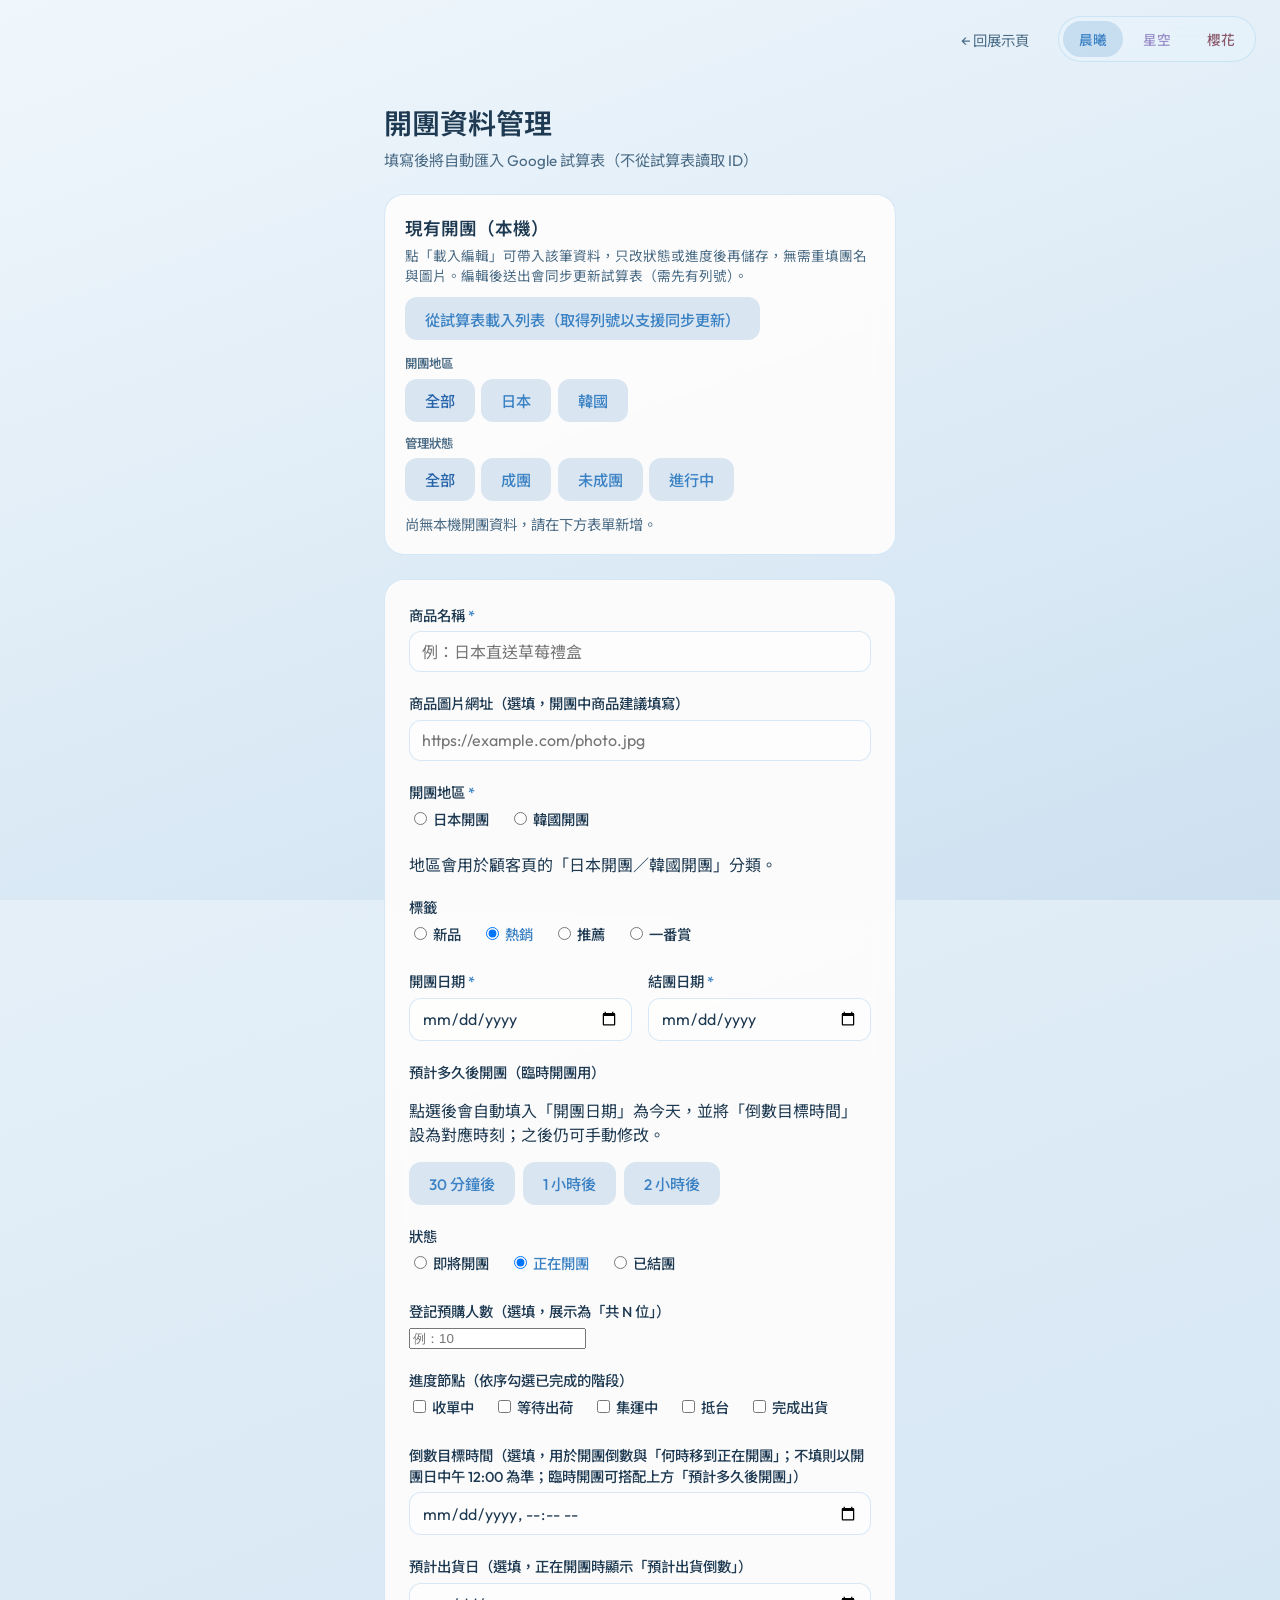
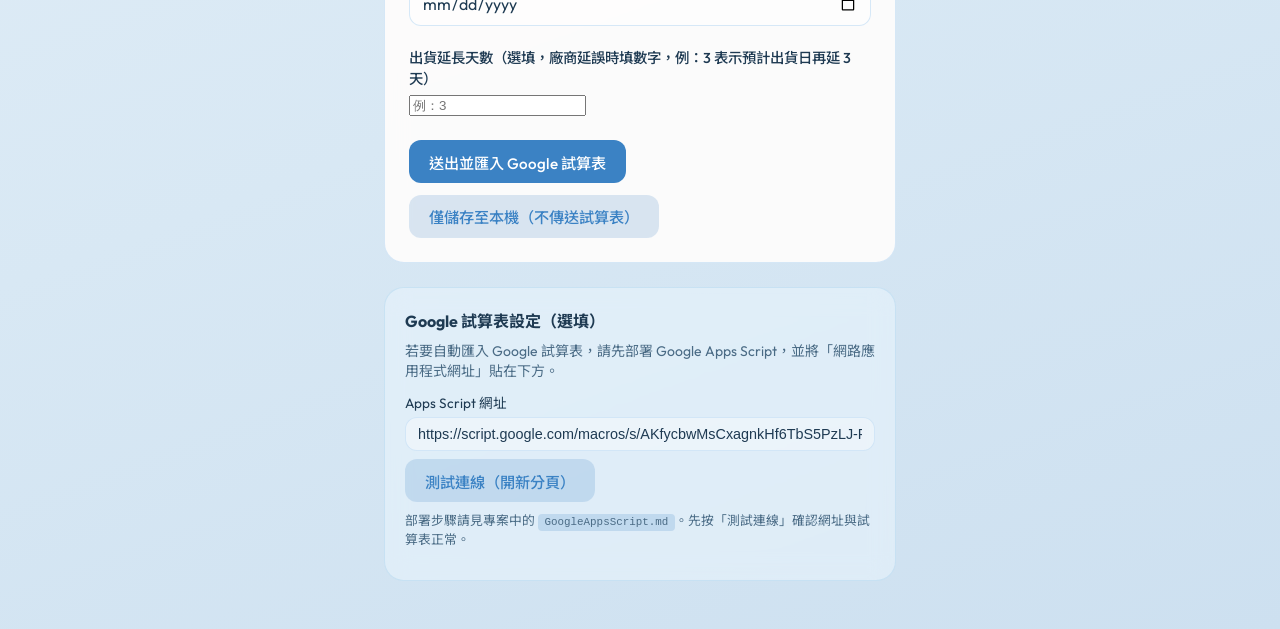
<file: admin.html>
<!DOCTYPE html>
<html lang="zh-Hant">
<head>
  <meta charset="UTF-8" />
  <meta name="viewport" content="width=device-width, initial-scale=1.0" />
  <base href="https://maaru-jp.github.io/Countdown/" />
  <title>開團管理後台</title>
  <link rel="preconnect" href="https://fonts.googleapis.com" />
  <link rel="preconnect" href="https://fonts.gstatic.com" crossorigin />
  <link href="https://fonts.googleapis.com/css2?family=Noto+Sans+TC:wght@400;500;700&family=Outfit:wght@400;600&display=swap" rel="stylesheet" />
  <link rel="stylesheet" href="https://maaru-jp.github.io/Countdown/css/styles.css" />
  <link rel="stylesheet" href="https://maaru-jp.github.io/Countdown/css/admin.css" />
</head>
<body>
  <div class="theme-bg admin-bg" aria-hidden="true"></div>

  <header class="header">
    <a href="index.html" class="admin-link">← 回展示頁</a>
    <div class="theme-switcher">
      <button type="button" class="theme-btn active" data-theme="dawn">晨曦</button>
      <button type="button" class="theme-btn" data-theme="night">星空</button>
      <button type="button" class="theme-btn" data-theme="sakura">櫻花</button>
    </div>
  </header>

  <main class="admin-main">
    <h1 class="admin-title">開團資料管理</h1>
    <p class="admin-desc">填寫後將自動匯入 Google 試算表（不從試算表讀取 ID）</p>

    <section class="existing-list-section" id="existingListSection">
      <h2 class="existing-list-title">現有開團（本機）</h2>
      <p class="existing-list-desc">點「載入編輯」可帶入該筆資料，只改狀態或進度後再儲存，無需重填團名與圖片。編輯後送出會同步更新試算表（需先有列號）。</p>
      <button type="button" class="btn btn-secondary" id="loadFromSheetBtn" onclick="if(window.loadFromSheet){window.loadFromSheet();} return false;">從試算表載入列表（取得列號以支援同步更新）</button>
      <div class="existing-filter-label">開團地區</div>
      <div class="existing-list-filters existing-region-filters" role="group" aria-label="篩選開團地區">
        <button type="button" class="btn btn-secondary btn-sm existing-region-filter-btn active" data-region-filter="all">全部</button>
        <button type="button" class="btn btn-secondary btn-sm existing-region-filter-btn" data-region-filter="jp">日本</button>
        <button type="button" class="btn btn-secondary btn-sm existing-region-filter-btn" data-region-filter="kr">韓國</button>
      </div>
      <div class="existing-filter-label">管理狀態</div>
      <div class="existing-list-filters" id="existingListFilters" role="group" aria-label="篩選本機列表">
        <button type="button" class="btn btn-secondary btn-sm existing-filter-btn active" data-filter="all">全部</button>
        <button type="button" class="btn btn-secondary btn-sm existing-filter-btn" data-filter="success-ended">成團</button>
        <button type="button" class="btn btn-secondary btn-sm existing-filter-btn" data-filter="failed-ended">未成團</button>
        <button type="button" class="btn btn-secondary btn-sm existing-filter-btn" data-filter="active">進行中</button>
      </div>
      <div class="existing-list-box" id="existingListBox"></div>
      <input type="hidden" id="editingId" name="editingId" value="" />
      <button type="button" class="btn btn-secondary" id="clearEditBtn" style="display:none;">取消編輯，改為新增一筆</button>
    </section>

    <form id="groupForm" class="admin-form">
      <div class="form-row">
        <label for="title">商品名稱 <span class="required">*</span></label>
        <input type="text" id="title" name="title" required placeholder="例：日本直送草莓禮盒" />
      </div>

      <div class="form-row">
        <label for="imageUrl">商品圖片網址（選填，開團中商品建議填寫）</label>
        <input type="url" id="imageUrl" name="imageUrl" placeholder="https://example.com/photo.jpg" />
      </div>

      <div class="form-row">
        <label>開團地區 <span class="required">*</span></label>
        <div class="radio-group">
          <label class="radio-label"><input type="radio" name="region" value="jp" required /> 日本開團</label>
          <label class="radio-label"><input type="radio" name="region" value="kr" required /> 韓國開團</label>
        </div>
        <p class="hint">地區會用於顧客頁的「日本開團／韓國開團」分類。</p>
      </div>

      <div class="form-row">
        <label>標籤</label>
        <div class="radio-group">
          <label class="radio-label"><input type="radio" name="badge" value="new" /> 新品</label>
          <label class="radio-label"><input type="radio" name="badge" value="hot" checked /> 熱銷</label>
          <label class="radio-label"><input type="radio" name="badge" value="recommend" /> 推薦</label>
          <label class="radio-label"><input type="radio" name="badge" value="ichibansho" /> 一番賞</label>
        </div>
      </div>

      <div class="form-row two-col">
        <div>
          <label for="startDate">開團日期 <span class="required">*</span></label>
          <input type="date" id="startDate" name="startDate" required />
        </div>
        <div>
          <label for="endDate">結團日期 <span class="required">*</span></label>
          <input type="date" id="endDate" name="endDate" required />
        </div>
      </div>

      <div class="form-row">
        <label>預計多久後開團（臨時開團用）</label>
        <p class="hint">點選後會自動填入「開團日期」為今天，並將「倒數目標時間」設為對應時刻；之後仍可手動修改。</p>
        <div class="quick-open-btns" style="display:flex;flex-wrap:wrap;gap:0.5rem;margin-top:0.25rem;">
          <button type="button" class="btn btn-secondary btn-sm" data-minutes="30">30 分鐘後</button>
          <button type="button" class="btn btn-secondary btn-sm" data-minutes="60">1 小時後</button>
          <button type="button" class="btn btn-secondary btn-sm" data-minutes="120">2 小時後</button>
        </div>
      </div>

      <div class="form-row">
        <label>狀態</label>
        <div class="radio-group">
          <label class="radio-label"><input type="radio" name="status" value="upcoming" /> 即將開團</label>
          <label class="radio-label"><input type="radio" name="status" value="ongoing" checked /> 正在開團</label>
          <label class="radio-label"><input type="radio" name="status" value="ended" /> 已結團</label>
        </div>
      </div>

      <div class="form-row" id="openResultRow" hidden>
        <label>開團結果（已結團時填寫）</label>
        <div class="radio-group">
          <label class="radio-label"><input type="radio" name="openResult" value="success" checked /> 成團</label>
          <label class="radio-label"><input type="radio" name="openResult" value="failed" /> 未成團</label>
        </div>
        <p class="hint">成團：有收單、需追蹤進度／出貨。未成團：開團未成功結束。</p>
      </div>

      <div class="form-row">
        <label for="registeredCount">登記預購人數（選填，展示為「共 N 位」）</label>
        <input type="number" id="registeredCount" name="registeredCount" min="0" step="1" placeholder="例：10" />
      </div>

      <div class="form-row">
        <label>進度節點（依序勾選已完成的階段）</label>
        <div class="progress-edit">
          <label class="check-label"><input type="checkbox" name="p1" data-name="收單中" /> 收單中</label>
          <label class="check-label"><input type="checkbox" name="p2" data-name="等待出荷" /> 等待出荷</label>
          <label class="check-label"><input type="checkbox" name="p3" data-name="集運中" /> 集運中</label>
          <label class="check-label"><input type="checkbox" name="p4" data-name="抵台" /> 抵台</label>
          <label class="check-label"><input type="checkbox" name="p5" data-name="完成出貨" /> 完成出貨</label>
        </div>
      </div>

      <div class="form-row">
        <label for="countdownTo">倒數目標時間（選填，用於開團倒數與「何時移到正在開團」；不填則以開團日中午 12:00 為準；臨時開團可搭配上方「預計多久後開團」）</label>
        <input type="datetime-local" id="countdownTo" name="countdownTo" />
      </div>

      <div class="form-row">
        <label for="expectedShipDate">預計出貨日（選填，正在開團時顯示「預計出貨倒數」）</label>
        <input type="date" id="expectedShipDate" name="expectedShipDate" />
      </div>

      <div class="form-row">
        <label for="shipDelayDays">出貨延長天數（選填，廠商延誤時填數字，例：3 表示預計出貨日再延 3 天）</label>
        <input type="number" id="shipDelayDays" name="shipDelayDays" min="0" step="1" placeholder="例：3" />
      </div>

      <div class="form-row form-actions">
        <button type="submit" class="btn btn-primary" id="submitBtn">送出並匯入 Google 試算表</button>
        <button type="button" class="btn btn-secondary" id="saveLocalBtn">僅儲存至本機（不傳送試算表）</button>
      </div>
    </form>

    <div class="config-box" id="configBox">
      <h3>Google 試算表設定（選填）</h3>
      <p>若要自動匯入 Google 試算表，請先部署 Google Apps Script，並將「網路應用程式網址」貼在下方。</p>
      <label for="scriptUrl">Apps Script 網址</label>
      <input type="url" id="scriptUrl" placeholder="https://script.google.com/macros/s/AKfycbwWhXRlPZdIRxoqvMM5YjV2T3LQpQyvPNfEw224VChETr5c8ASEZOR6pA6zoMO5BGky/exec" />
      <button type="button" class="btn btn-secondary" id="testScriptBtn" style="margin-top:0.5rem;">測試連線（開新分頁）</button>
      <p class="hint">部署步驟請見專案中的 <code>GoogleAppsScript.md</code>。先按「測試連線」確認網址與試算表正常。</p>
    </div>

    <div class="message" id="message" role="status" aria-live="polite"></div>
  </main>

  <script src="js/admin.js"></script>
</body>
</html>
</file>
